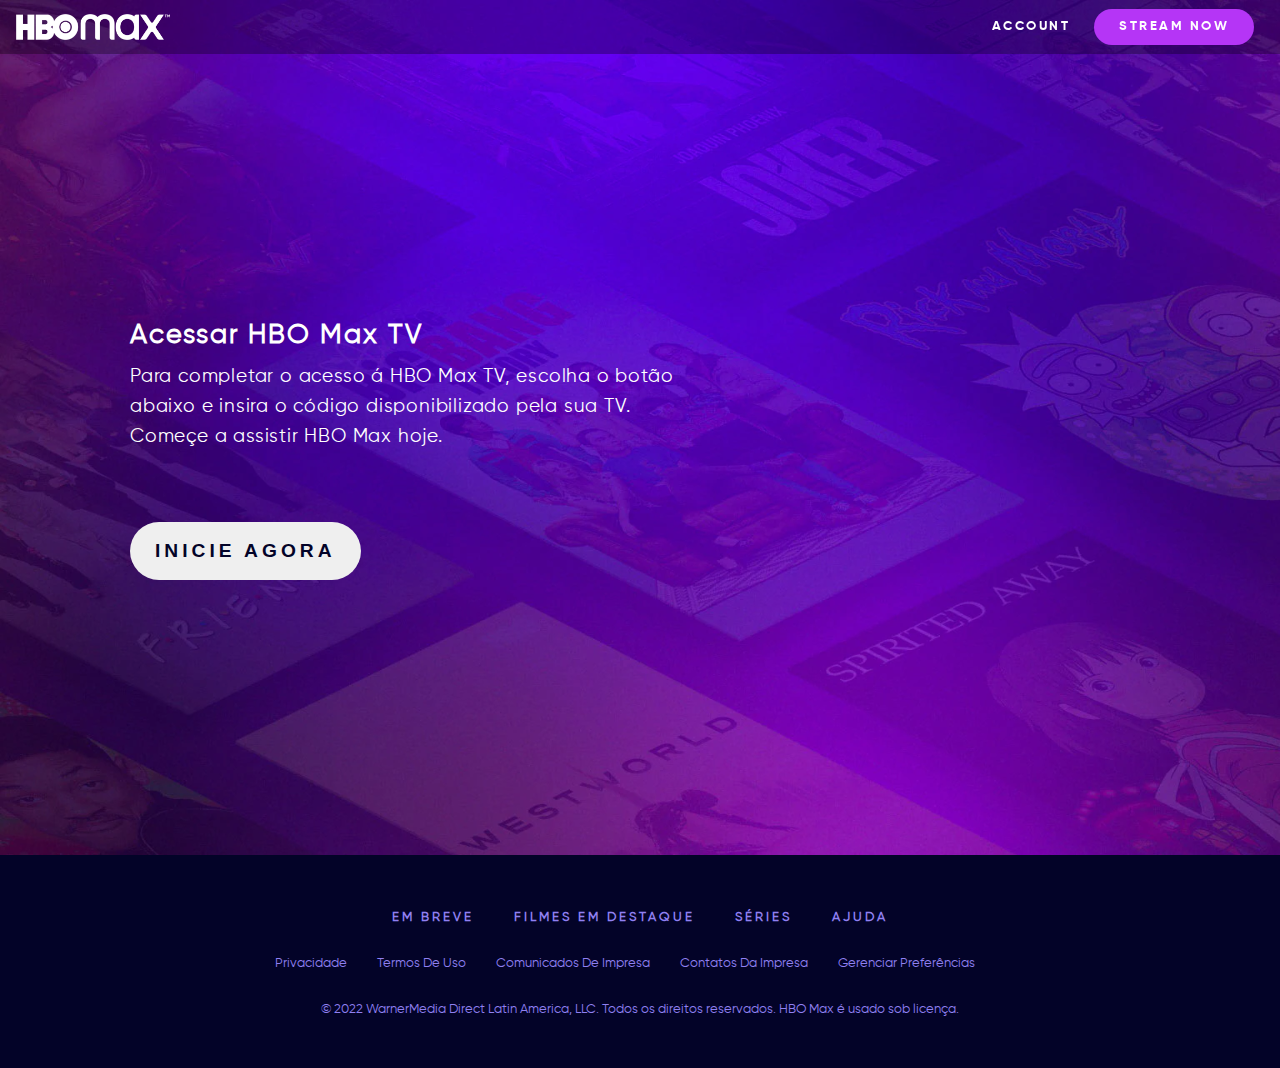
<file: index.html>
<!DOCTYPE html>
<html lang="pt-br">
<head>
    <meta charset="UTF-8">
    <meta http-equiv="X-UA-Compatible" content="IE=edge">
    <meta name="viewport" content="width=device-width, initial-scale=1.0">
    <link rel="stylesheet" href="style.css">
    <link rel="stylesheet" href="fonts.css">
    <link rel="shortcut icon" href="images/favicon.ico" type="image/x-icon">
    <title>Acessar HBO Max TV</title>
</head>

<body>
    <header>
        <img class="logo" src="images/logo.png" alt="logo-hbomax">
        <ul class="nav-ul">
            <li class="nav-li">Account</li>
            <li class="nav-li" id="stream-now">Stream Now</li>
        </ul>
    </header>

    <main>
        <div>
            <h2>Acessar HBO Max TV</h2>
            <p>Para completar o acesso á HBO Max TV, escolha o botão abaixo e insira o código disponibilizado pela sua TV. <br>
            Começe a assistir HBO Max hoje.</p>
            <button>Inicie Agora</button>
        </div>
    </main>

    
    <footer>
        <div class="footer-top">
            <ul>
                <li>Em breve</li>
                <li>Filmes em Destaque</li>
                <li>Séries</li>
                <li>Ajuda</li>
            </ul>
        </div>
        <div class="footer-middle">
            <ul>
                <li>Privacidade</li>
                <li>Termos de Uso</li>
                <li>Comunicados de impresa</li>
                <li>Contatos da impresa</li>
                <li>Gerenciar preferências</li>
            </ul>
        </div>
        <div class="footer-bottom">
            <p>
                &copy; 2022 WarnerMedia Direct Latin America, LLC. Todos os direitos reservados. HBO Max é usado sob licença.
            </p>
        </div>
    </footer>

</body>
</html>
</file>
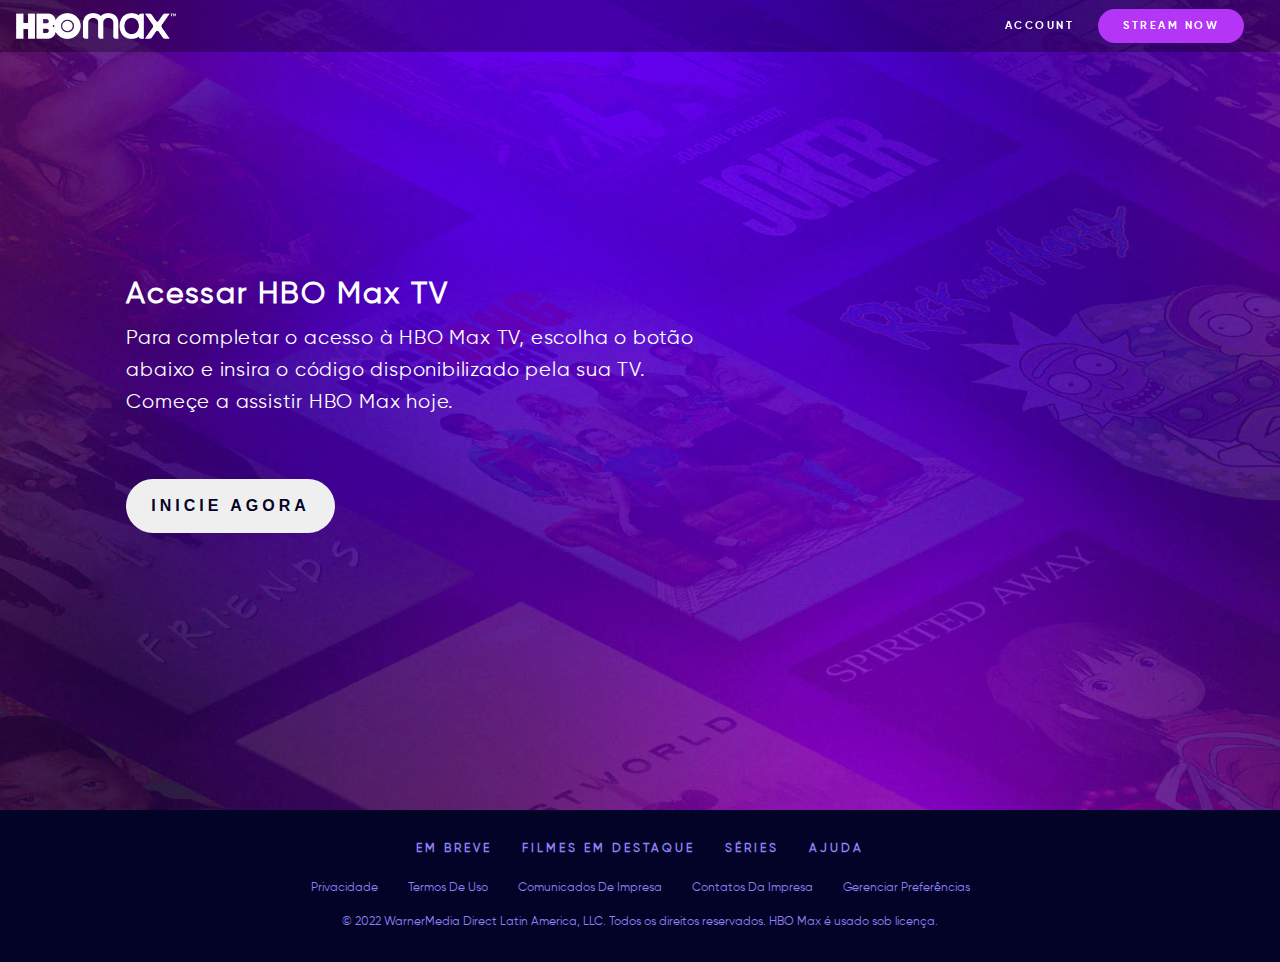
<file: src/index.html>
<!DOCTYPE html>
<html lang="pt-br">
<head>
    <meta charset="UTF-8">
    <meta http-equiv="X-UA-Compatible" content="IE=edge">
    <meta name="viewport" content="width=device-width, initial-scale=1.0">
    <link rel="stylesheet" href="style.css">
    <link rel="stylesheet" href="fonts.css">
    <link rel="shortcut icon" href="../images/favicon.ico" type="image/x-icon">
    <title>Acessar HBO Max TV</title>
</head>

<body>
    <header>
        <img class="logo" src="../images/logo.png" alt="logo-hbomax">
        <ul class="nav-ul">
            <li class="nav-li">Account</li>
            <li class="nav-li" id="stream-now">Stream Now</li>
        </ul>
    </header>

    <main>
        <div>
            <h2>Acessar HBO Max TV</h2>
            <p>Para completar o acesso à HBO Max TV, escolha o botão abaixo e insira o código disponibilizado pela sua TV. <br>
            Começe a assistir HBO Max hoje.</p>
            <button>Inicie Agora</button>
        </div>
    </main>

    
    <footer>
        <div class="footer-top">
            <ul>
                <li>Em breve</li>
                <li>Filmes em Destaque</li>
                <li>Séries</li>
                <li>Ajuda</li>
            </ul>
        </div>
        <div class="footer-middle">
            <ul>
                <li>Privacidade</li>
                <li>Termos de Uso</li>
                <li>Comunicados de impresa</li>
                <li>Contatos da impresa</li>
                <li>Gerenciar preferências</li>
            </ul>
        </div>
        <div class="footer-bottom">
            <p>
                &copy; 2022 WarnerMedia Direct Latin America, LLC. Todos os direitos reservados. HBO Max é usado sob licença.
            </p>
        </div>
    </footer>

</body>
</html>
</file>
<file: style.css>
@charset "UTF-8";

*{
    margin: 0;
    padding: 0;
    box-sizing: border-box;
}

body{
    width: 98.7vw;
    height: 100vh;
    background: #030328  url('images/background.jpg') top center repeat;
    background-size: cover;
    font-family: 'gilroy-regular-400', sans-serif;
}

header{
    position: fixed;
    width: 100vw;
    background-color: #0000004D;
    padding: 1px 16px;
    display: flex;
    flex-direction: row;
    justify-content: space-between;
    align-items: center;
}

.nav-ul{
    margin: 8px 0;
}

.nav-li{
    display: inline-block;
    list-style: none;
    color: white;
    margin: 0 10px;
    font-size: 0.8em;
    font-family: 'gilroy-bold', sans-serif;
    font-weight: bold;
    text-transform: uppercase;
    letter-spacing: 2.5px;
}

.nav-li:hover{
    cursor: pointer;
}

#stream-now{
    background-color: #B535F6;
    padding: 10px 25px;
    border-radius: 50px;
    transition: .3s ease;
}

#stream-now:hover{
    background-color: transparent;
    outline: 3px solid white;
    color: white;
    cursor: pointer;
}

.logo{
    max-width: 12vw;
}

main{
    min-height: 100vh;
    display: flex;
    align-items: center;
    padding-left: 130px;
    color: white;
}

main h2{
    font-weight: 600;
    font-size: 1.7em;
    letter-spacing: 2px;
    margin-bottom: 10px;
}

main p{
    max-width: 550px;
    font-size: 1.2em;
    line-height: 30px;
    letter-spacing: 0.8px;
}

button{
    border: none;
    color: #030328;
    text-transform: uppercase;
    font-weight: 600;
    font-size: 1.2em;
    padding: 18px 25px;
    border-radius: 50px;
    letter-spacing: 4px;
    margin-top: 70px;
    transition: .4s ease;
}

button:hover{
    background-color: transparent;
    outline: 3px solid white;
    color: white;
    cursor: pointer;
}

footer{
    position: absolute;
    width: 100%;
    top: 95%;
    font-size: 0.8em;
    padding: 50px;
    background-color: #030328;
    color: #9080F2;
}

li{
    list-style: none;
    margin-bottom: 20px;
}

.footer-top ul{
    display: flex;
    justify-content: center;
}

.footer-top li{
    font-weight: bold;
    letter-spacing: 3px;
    display: inline-block;
    text-transform: uppercase;
    margin: 5px 20px 30px;
}

.footer-middle ul{
    display: flex;
    justify-content: center;
}

.footer-middle li{
    display: inline-block;
    text-transform: capitalize;
    margin: 0px 30px 30px 0px;
}

.footer-bottom p{
   text-align: center;
}

footer li:hover{
    transition: .3s ease;
    color: white;
    cursor: pointer;
}
</file>
<file: fonts.css>
@charset "UTF-8";

@font-face {
    font-family: 'gilroy-regular-400';
    src: url('fonts/Gilroy-Regular.ttf') format('truetype');
    font-weight: 400;
    font-size: normal;
}

@font-face {
    font-family: 'gilroy-medium-500';
    src: url('fonts/Gilroy-Medium.ttf') format('truetype');
    font-weight: 500;
    font-size: normal;
}

@font-face {
    font-family: 'gilroy-semibold-600';
    src: url('fonts/Gilroy-SemiBold.ttf') format('truetype');
    font-weight: 600;
    font-size: normal;
}

@font-face {
    font-family: 'gilroy-bold';
    src: url('fonts/Gilroy-Bold.ttf') format('truetype');
    font-weight: 700;
    font-size: normal;
}
</file>
<file: src/style.css>
@charset "UTF-8";

:root{
    font-size: 62.5%;
}

*{
    margin: 0;
    padding: 0;
    box-sizing: border-box;
}

body{
    overflow: auto;
    overflow-x: hidden;
    width: 98.7vw;
    height: 100vh;
    background: #030328  url('../images/background.jpg') top center repeat;
    background-size: cover;
    font-family: 'gilroy-regular-400', sans-serif;
}

header{
    position: fixed;
    width: 100vw;
    background-color: #0000004D;
    padding: 0.1rem 1.6rem;
    display: flex;
    flex-direction: row;
    justify-content: space-between;
    align-items: center;
}

.nav-ul{
    margin: 0.8rem 0;
}

.nav-li{
    display: inline-block;
    list-style: none;
    color: white;
    margin: 0 0.1rem;
    font-size: 1.1rem;
    font-family: 'gilroy-bold', sans-serif;
    font-weight: bold;
    text-transform: uppercase;
    letter-spacing: 2.5px;
    margin-left: 2rem;
}

.nav-li:hover{
    cursor: pointer;
}

#stream-now{
    background-color: #B535F6;
    padding: 1rem 2.5rem;
    border-radius: 5rem;
    transition: .3s ease;
    margin-right: 2rem;
}

#stream-now:hover{
    background-color: transparent;
    outline: 2px solid white;
    color: white;
    cursor: pointer;
}

.logo{
    max-width: 16rem;
    max-height: 2.7rem;
}

main{
    min-height: 90vh;
    display: flex;
    align-items: center;
    padding-left: 10%;
    color: white;
}

main h2{
    max-width: 60rem;
    font-weight: 600;
    font-size: 3rem;
    letter-spacing: .2rem;
    margin-bottom: 1rem;
}

main p{
    max-width: 60rem;
    font-size: 2rem;
    line-height: 3.2rem;
    letter-spacing: 0.8px;
}

button{
    border: none;
    color: #030328;
    text-transform: uppercase;
    font-weight: 600;
    font-size: 1.6em;
    padding: 1.8rem 2.5rem;
    border-radius: 5rem;
    letter-spacing: .4rem;
    margin-top: 6rem;
    transition: .3s;
}

button:hover{
    background-color: transparent;
    border: 1px solid white;
    color: white;
    cursor: pointer;
}

footer{
    position: absolute;
    width: 100%;
    top: 90%;
    font-size: 1.2rem;
    line-height: 1.9rem;
    padding: 3rem;
    background-color: #030328;
    color: #9080F2;
}

li{
    list-style: none;
    margin-bottom: 2rem;
}

.footer-top ul{
    display: flex;
    justify-content: center;
}

.footer-top li{
    font-weight: bold;
    letter-spacing: .3rem;
    display: inline-block;
    text-transform: uppercase;
    padding: 0 1.5rem;
}

.footer-middle ul{
    display: flex;
    justify-content: center;
}

.footer-middle li{
    display: inline-block;
    text-transform: capitalize;
    margin: 0px 1.5rem 1.5rem 1.5rem;
}

.footer-bottom p{
   text-align: center;
}

footer li:hover{
    transition: .3s ease;
    color: white;
    cursor: pointer;
}
</file>
<file: src/fonts.css>
@charset "UTF-8";

@font-face {
    font-family: 'gilroy-regular-400';
    src: url('../fonts/Gilroy-Regular.ttf') format('truetype');
    font-weight: 400;
    font-size: normal;
}

@font-face {
    font-family: 'gilroy-medium-500';
    src: url('../fonts/Gilroy-Medium.ttf') format('truetype');
    font-weight: 500;
    font-size: normal;
}

@font-face {
    font-family: 'gilroy-semibold-600';
    src: url('../fonts/Gilroy-SemiBold.ttf') format('truetype');
    font-weight: 600;
    font-size: normal;
}

@font-face {
    font-family: 'gilroy-bold';
    src: url('../fonts/Gilroy-Bold.ttf') format('truetype');
    font-weight: 700;
    font-size: normal;
}
</file>
